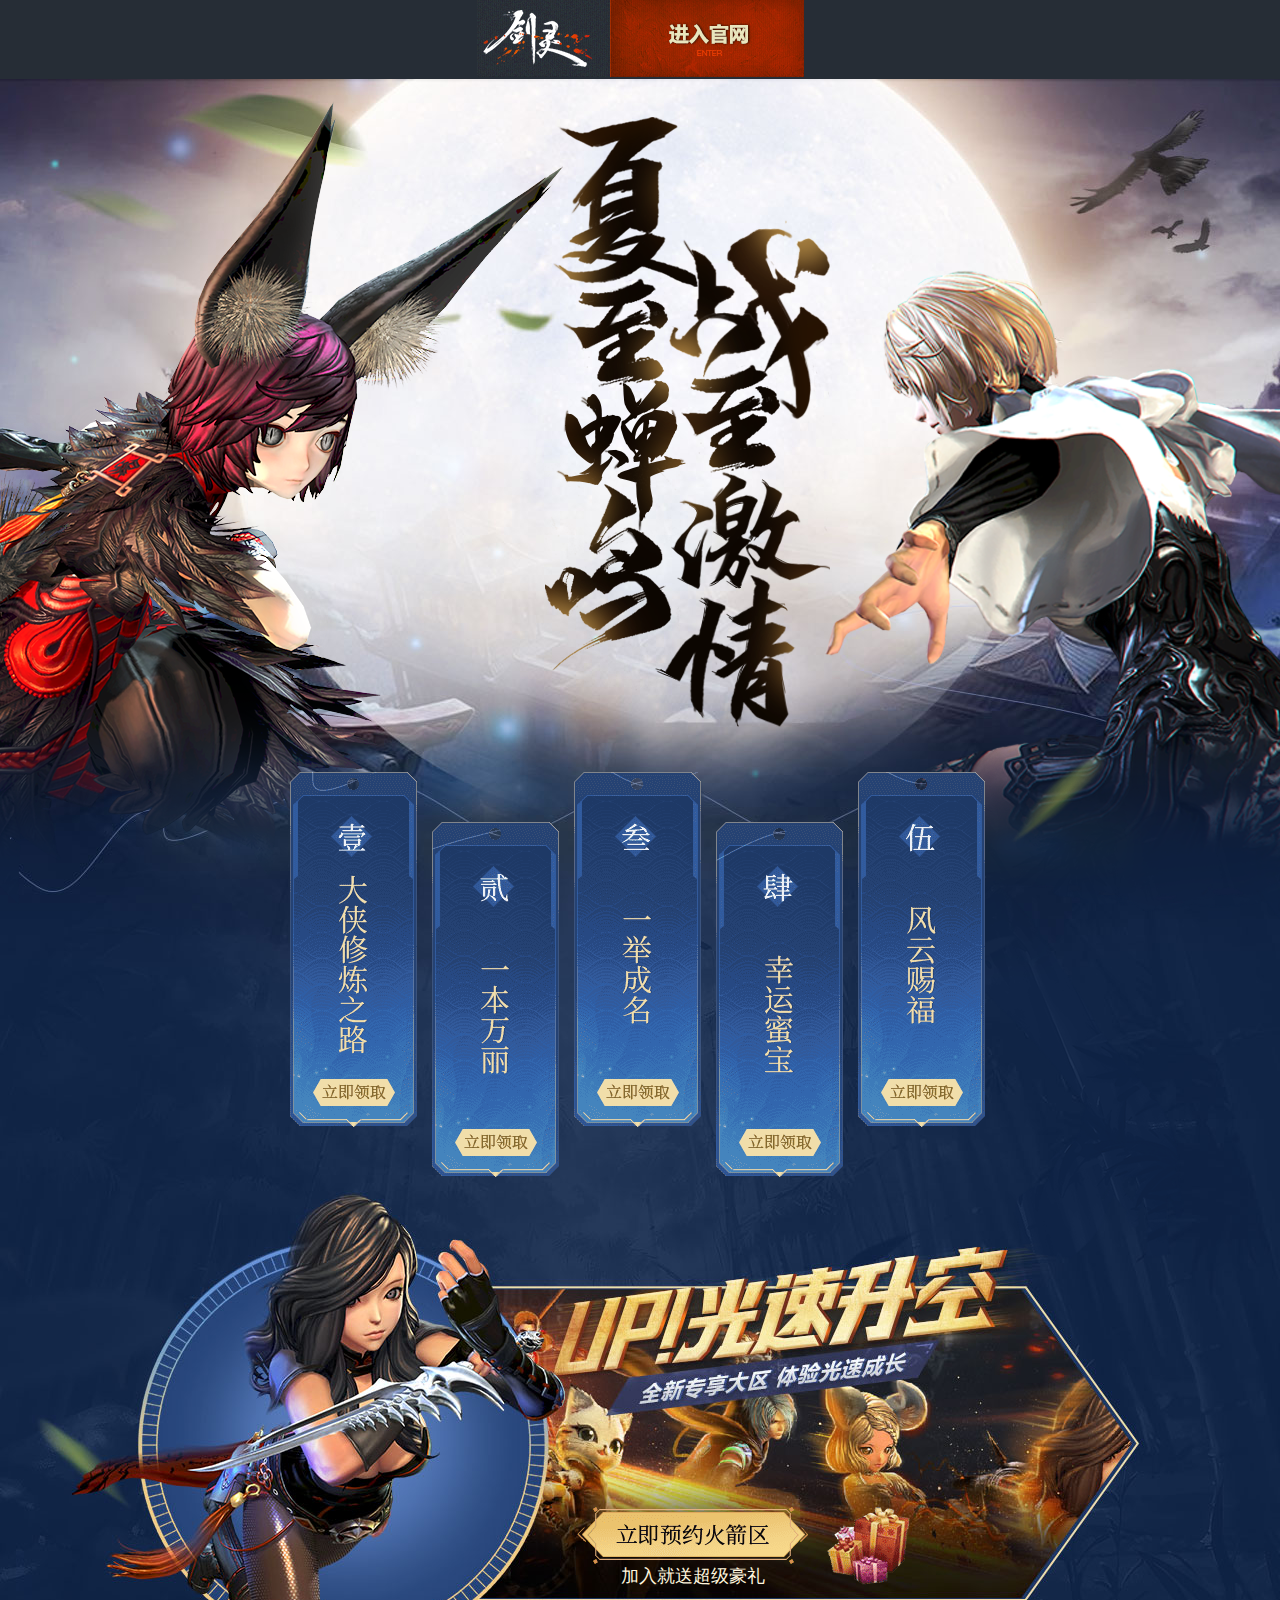
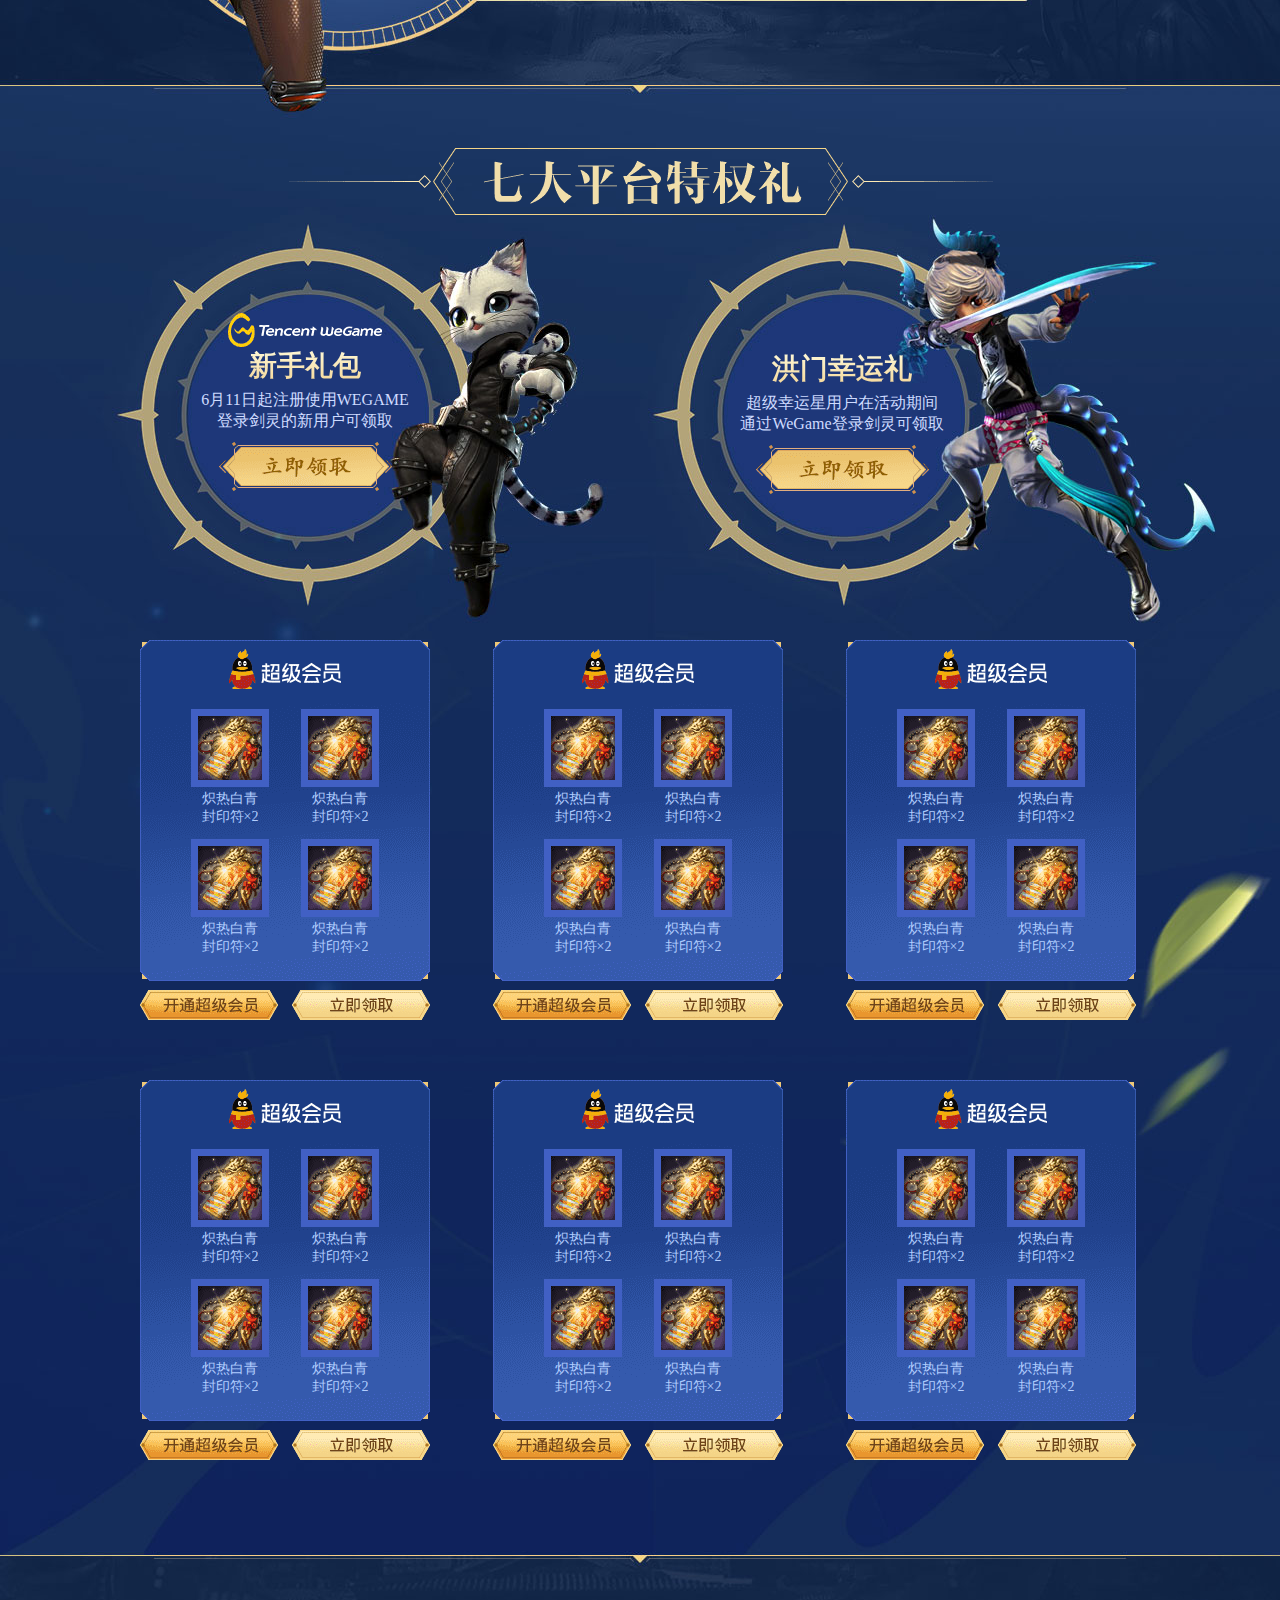
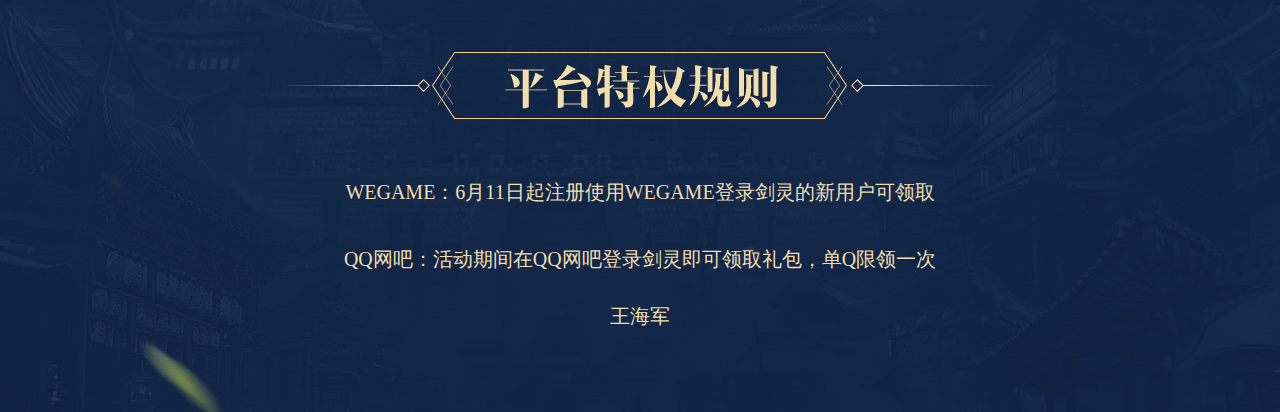
<file: index.html>
<!DOCTYPE html>
<html lang="en">

<head>
    <meta charset="UTF-8">
    <meta name="viewport" content="width=device-width, initial-scale=1.0">
    <title>Document</title>
</head>
<style>
    body,
    div,
    h1,
    h2,
    h3,
    h4,
    h5,
    h6,
    form,
    img,
    ul,
    ol,
    li,
    dl,
    dt,
    dd,
    p,
    tr,
    th,
    td {
        margin: 0;
        padding: 0;
    }
    
    li {
        list-style: none;
    }
    
    em,
    i {
        font-style: normal;
    }
    
    h1,
    h2,
    h3,
    h4,
    h5,
    h6 {
        font-size: 100%;
        font-weight: normal;
    }
    
    img {
        border: 0;
        vertical-align: top;
    }
    
    a {
        color: #777986;
        text-decoration: none;
        outline: none;
    }
    
    .header {
        width: 100%;
        height: 79px;
        background-color: #262D36;
        overflow: hidden;
    }
    
    .header .spr {
        display: flex;
        justify-content: center;
        perspective: 500px;
    }
    
    .header .spr h3 {
        width: 0px;
        height: 50px;
        line-height: 50px;
        margin-top: 13px;
        overflow: hidden;
        color: #f0ddaa;
        font-size: 22px;
        animation: w 2.5s steps(14) forwards;
    }
    
    @keyframes w {
        100% {
            width: 220px;
        }
    }
    
    .header .spr .logo {
        width: 133px;
        height: 77px;
        background: url(img/spr.png) no-repeat;
        background-position: 0 -233px;
        transform-style: preserve-3d;
        transition: all 0.3s;
    }
    
    .header .spr .logo:hover {
        transform: scale(1, 1.2) rotateY(-360deg);
    }
    
    .header .spr .uccn {
        width: 194px;
        height: 77px;
        background: url(img/spr.png) no-repeat;
        background-position: 0 -79px;
        animation: dd 1s ease 2.5s infinite;
    }
    
    @keyframes dd {
        100% {
            transform: scale(1.1);
        }
    }
    
    .content {
        width: 100%;
        height: 3533px;
        background: url(img/bg.jpg) center top no-repeat;
        position: relative;
    }
    
    .head {
        width: 100%;
        height: 1606px;
    }
    
    .content .mia {
        position: relative;
        margin: 0 auto;
        width: 1000px;
    }
    
    .navBox {
        width: 730px;
        height: 405px;
        position: absolute;
        top: 693px;
        left: 50%;
        z-index: 2;
        margin-left: -365px;
    }
    
    .navBox a {
        float: left;
    }
    
    .content .mia .navBox .i {
        display: block;
        width: 82px;
        height: 27px;
        position: absolute;
        left: 23px;
        top: 307px;
        background: url(img/wp-spr.png) no-repeat;
        background-position: -146px 0;
        transition: all 0.5s;
    }
    
    .content .mia .navBox .i:hover {
        transform: scale(1.3);
    }
    
    .content .mia .navBox a {
        position: relative;
        display: inline-block;
        height: 355px;
        width: 127px;
        background: url(img/wp-spr.png) no-repeat;
        margin-left: 15px;
    }
    
    .content .mia .navBox a:nth-child(1) {
        background-position: -1px -189px;
        animation: anima3 3.7s ease-in-out 0s alternate infinite;
    }
    
    .content .mia .navBox a:nth-child(2) {
        background-position: -146px -139px;
        margin-top: 50px;
        animation: anima2 2.7s ease-in-out 0s alternate infinite;
    }
    
    .content .mia .navBox a:nth-child(3) {
        background-position: -291px -189px;
        animation: anima3 3.7s ease-in-out 0s alternate infinite;
    }
    
    .content .mia .navBox a:nth-child(4) {
        background-position: -436px -139px;
        margin-top: 50px;
        animation: anima2 2.7s ease-in-out 0s alternate infinite;
    }
    
    .content .mia .navBox a:nth-child(5) {
        background-position: -581px -189px;
        animation: anima3 3.7s ease-in-out 0s alternate infinite;
    }
    
    .content .mia img {
        width: 286px;
        height: 610px;
        display: block;
        position: absolute;
        left: 404px;
        top: 38px;
    }
    
    .content .mia .rocket {
        display: block;
        width: 1000px;
        height: 399px;
        position: absolute;
        top: 1207px;
        left: 0;
    }
    
    .content .mia .rocket .cont {
        width: 435px;
        height: 104px;
        margin-top: 221px;
        margin-left: 437px;
    }
    
    .content .mia .rocket .cont .cont-left {
        width: 231px;
        height: 104px;
        float: left;
    }
    
    .content .mia .rocket .cont .cont-left p {
        display: block;
        width: 231px;
        height: 57px;
        background: url(img/wp-spr.png) no-repeat;
        background-position: -291px 0;
        transition: all 0.8s;
    }
    
    .content .mia .rocket .cont .cont-left p:hover {
        transform: scale(1.2);
    }
    
    .content .mia .rocket .cont .cont-left span {
        display: block;
        text-align: center;
        font-size: 18px;
        color: #fff5dd;
    }
    
    .content .mia .rocket .cont .cont-right {
        width: 202px;
        height: 104px;
        float: right;
    }
    
    .premium li {
        display: inline-block;
        background: url(img/wp-spr.png) no-repeat;
        width: 83px;
        height: 78px;
        background-position: -581px 0;
        margin-left: 17px;
        transition: all 0.8s;
        animation: move 0.8s ease infinite;
    }
    
    @keyframes move {
        0% {
            transform: scale(1);
        }
        100% {
            transform: scale(1.4);
        }
    }
    
    .content .mia .left img {
        width: 883px;
        height: 816px;
        position: absolute;
        left: 50%;
        top: 22px;
        margin-left: -960px;
        animation: anima1 2s linear infinite alternate forwards;
    }
    
    .content .mia .right img {
        position: absolute;
        width: 749px;
        height: 1180px;
        top: 0;
        left: 50%;
        margin-left: 185px;
        animation: anima1 1.5s linear infinite alternate forwards;
    }
    
    @keyframes anima1 {
        0% {
            transform: translate(0, 0);
        }
        100% {
            transform: translate(10px, 10px);
        }
    }
    
    @keyframes anima2 {
        0% {
            transform: rotate(1deg);
        }
        100% {
            transform: rotate(-1deg);
        }
    }
    
    @keyframes anima3 {
        0% {
            transform: rotate(2deg);
        }
        100% {
            transform: rotate(-2deg);
        }
    }
    
    .gift-bag {
        width: 100%;
        height: 1404px;
    }
    
    .gift-bag .mia .big-bag {
        width: 1000px;
        height: 425px;
    }
    
    .txt {
        display: block;
        width: 705px;
        height: 67px;
        margin: 63px auto 0;
        background: url(img/wp-spr.png) no-repeat;
        background-position: 0 -610px;
        animation: ddd 1s ease-in infinite;
    }
    
    @keyframes ddd {
        100% {
            transform: scale(1.1);
        }
    }
    
    .big-bag-left {
        width: 330px;
        height: 425px;
        float: left;
    }
    
    .big-bag-left .box1 i {
        display: block;
        width: 154px;
        height: 34px;
        margin: 98px auto 0;
        background: url(img/wp-spr.png) no-repeat;
        background-position: 0 -709px;
    }
    
    .common h4 {
        text-align: center;
        font-size: 28px;
        background-image: -webkit-linear-gradient(top, #fefadb, #f4d595);
        -webkit-text-fill-color: transparent;
        -webkit-background-clip: text;
        font-weight: bold;
    }
    
    .big-bag-right .box2 h4 {
        margin-top: 135px;
    }
    
    .common p {
        text-align: center;
        font-size: 16px;
        color: #cedbff;
        margin-top: 5px;
    }
    
    .common a {
        display: block;
        width: 173px;
        height: 49px;
        margin: 10px auto 0;
        background: url(img/wp-spr.png) no-repeat;
        background-position: -726px -610px;
        transition: all 0.5s;
    }
    
    .common a:hover {
        transform: scale(1.1);
    }
    
    .big-bag-right {
        width: 330px;
        height: 425px;
        float: right;
        margin-right: 133px;
    }
    
    .page-gift {
        width: 1000px;
        height: 915px;
    }
    
    .gift-model {
        width: 290px;
        height: 380px;
        float: left;
        margin-right: 63px;
        position: relative;
        margin-bottom: 60px;
    }
    
    .gift-model:nth-child(3n) {
        margin-right: 0;
    }
    
    .list {
        width: 290px;
        height: 341px;
        background: url(img/gift-bg.png) no-repeat;
    }
    
    .list .logo-member {
        display: block;
        width: 113px;
        height: 40px;
        position: absolute;
        background: url(img/wp-spr.png) no-repeat;
        top: 9px;
        left: 89px;
        background-position: 0 -752px;
    }
    
    .list ul {
        width: 188px;
        height: 272px;
        text-align: center;
        font-size: 0;
        margin-left: 51px;
        padding-top: 61px;
    }
    
    .list ul li {
        width: 78px;
        height: 130px;
        float: left;
    }
    
    .list ul li:nth-child(2n) {
        margin-left: 32px;
    }
    
    .prop-bg {
        width: 64px;
        height: 64px;
    }
    
    .prop-bg .prop-bg-1 {
        display: block;
        width: 64px;
        height: 64px;
        background: url(img/wp-spr.png) no-repeat;
        background-position: 0 -802px;
        margin-top: 15px;
        margin-left: 7px;
        animation: move2 1.5s ease infinite;
    }
    
    @keyframes move2 {
        0% {
            transform: scale(1);
        }
        100% {
            transform: scale(1.1);
        }
    }
    
    .list ul li p {
        text-align: center;
        font-size: 14px;
        margin-top: 10px;
        color: #b1cdff;
        line-height: 18px;
    }
    
    .btnBox {
        width: 100%;
        height: 39px;
        margin-top: 9px;
    }
    
    .btnBox .btn-left {
        float: left;
        width: 138px;
        height: 30px;
        background: url(img/wp-spr.png) no-repeat;
        background-position: -228px -709px;
    }
    
    .btnBox .btn-right {
        float: right;
        width: 138px;
        height: 30px;
        background: url(img/wp-spr.png) no-repeat;
        background-position: -228px -752px;
    }
    
    .btn-left:hover {
        transform: scale(1.1);
    }
    
    .btn-right:hover {
        transform: scale(1.1);
    }
    
    .bottom {
        width: 100%;
        height: 357px;
    }
    
    .bottom h2 {
        background: url(img/wp-spr.png) no-repeat;
        width: 705px;
        height: 67px;
        margin: 100px auto 0;
        background-position: 0 -978px;
    }
    
    .bottom .text-1 {
        text-align: center;
        font-size: 20px;
        color: #f0ddaa;
        margin-top: 60px;
        animation: move3 2.5s ease infinite;
    }
    
    .bottom .text-2 {
        text-align: center;
        font-size: 20px;
        color: #f0ddaa;
        margin-top: 40px;
        animation: move3 2.5s ease infinite;
    }
    
    .bottom .name {
        font-size: 20px;
        text-align: center;
        margin-top: 30px;
        color: #f0ddaa;
    }
    
    @keyframes move3 {
        0% {
            font-size: 20px;
        }
        100% {
            font-size: 25px;
        }
    }
</style>

<body>
    <div class="header">
        <div class="spr">
            <h3>欢迎 Me H5 Projects</h3>
            <h1 class="logo"></h1>
            <a href="#" class="uccn"></a>
        </div>
    </div>
    <div class="content">
        <div class="head">
            <div class="mia">
                <img src="img/slg.png" alt="">
                <div class="navBox">
                    <a href="#" class="wrp"><i class="i"></i></a>
                    <a href="#" class="wrp"><i class="i"></i></a>
                    <a href="#" class="wrp"><i class="i"></i></a>
                    <a href="xymd.html" class="wrp"><i class="i"></i></a>
                    <a href="fycf.html" class="wrp"><i class="i"></i></a>
                </div>
                <a href="#" class="rocket">
                    <div class="cont">
                        <div class="cont-left">
                            <p></p>
                            <span>加入就送超级豪礼</span>
                        </div>
                        <div class="cont-right">
                            <ul class="premium">
                                <li></li>
                            </ul>
                        </div>
                    </div>
                </a>
                <div class="left"><img src="img/n_left.png" alt=""></div>
                <div class="right"><img src="img/n_right.png" alt=""></div>
            </div>
        </div>
        <div class="gift-bag">
            <div class="mia">
                <h2 class="txt"></h2>
                <div class="big-bag">
                    <div class="big-bag-left">
                        <div class="box1 common">
                            <i></i>
                            <h4>新手礼包</h4>
                            <p>6月11日起注册使用WEGAME<br> 登录剑灵的新用户可领取
                            </p>
                            <a href="#"></a>
                        </div>
                    </div>
                    <div class="big-bag-right">
                        <div class="box2 common">
                            <h4>洪门幸运礼</h4>
                            <p>超级幸运星用户在活动期间<br> 通过WeGame登录剑灵可领取
                            </p>
                            <a href="#"></a>
                        </div>
                    </div>
                </div>
                <div class="page-gift">
                    <div class="gift-model">
                        <div class="list">
                            <i class="logo-member"></i>
                            <ul>
                                <li>
                                    <div class="prop-bg">
                                        <i class="prop-bg-1"></i>
                                    </div>
                                    <p>炽热白青<br> 封印符×2
                                    </p>
                                </li>
                                <li>
                                    <div class="prop-bg">
                                        <i class="prop-bg-1"></i>
                                    </div>
                                    <p>炽热白青<br> 封印符×2
                                    </p>
                                </li>
                                <li>
                                    <div class="prop-bg">
                                        <i class="prop-bg-1"></i>
                                    </div>
                                    <p>炽热白青<br> 封印符×2
                                    </p>
                                </li>
                                <li>
                                    <div class="prop-bg">
                                        <i class="prop-bg-1"></i>
                                    </div>
                                    <p>炽热白青<br> 封印符×2
                                    </p>
                                </li>
                            </ul>
                        </div>
                        <div class="btnBox">
                            <a href="#" class="btn-left"></a>
                            <a href="#" class="btn-right"></a>
                        </div>
                    </div>
                    <div class="gift-model">
                        <div class="list">
                            <i class="logo-member"></i>
                            <ul>
                                <li>
                                    <div class="prop-bg">
                                        <i class="prop-bg-1"></i>
                                    </div>
                                    <p>炽热白青<br> 封印符×2
                                    </p>
                                </li>
                                <li>
                                    <div class="prop-bg">
                                        <i class="prop-bg-1"></i>
                                    </div>
                                    <p>炽热白青<br> 封印符×2
                                    </p>
                                </li>
                                <li>
                                    <div class="prop-bg">
                                        <i class="prop-bg-1"></i>
                                    </div>
                                    <p>炽热白青<br> 封印符×2
                                    </p>
                                </li>
                                <li>
                                    <div class="prop-bg">
                                        <i class="prop-bg-1"></i>
                                    </div>
                                    <p>炽热白青<br> 封印符×2
                                    </p>
                                </li>
                            </ul>
                        </div>
                        <div class="btnBox">
                            <a href="#" class="btn-left"></a>
                            <a href="#" class="btn-right"></a>
                        </div>
                    </div>
                    <div class="gift-model">
                        <div class="list">
                            <i class="logo-member"></i>
                            <ul>
                                <li>
                                    <div class="prop-bg">
                                        <i class="prop-bg-1"></i>
                                    </div>
                                    <p>炽热白青<br> 封印符×2
                                    </p>
                                </li>
                                <li>
                                    <div class="prop-bg">
                                        <i class="prop-bg-1"></i>
                                    </div>
                                    <p>炽热白青<br> 封印符×2
                                    </p>
                                </li>
                                <li>
                                    <div class="prop-bg">
                                        <i class="prop-bg-1"></i>
                                    </div>
                                    <p>炽热白青<br> 封印符×2
                                    </p>
                                </li>
                                <li>
                                    <div class="prop-bg">
                                        <i class="prop-bg-1"></i>
                                    </div>
                                    <p>炽热白青<br> 封印符×2
                                    </p>
                                </li>
                            </ul>
                        </div>
                        <div class="btnBox">
                            <a href="#" class="btn-left"></a>
                            <a href="#" class="btn-right"></a>
                        </div>
                    </div>
                    <div class="gift-model">
                        <div class="list">
                            <i class="logo-member"></i>
                            <ul>
                                <li>
                                    <div class="prop-bg">
                                        <i class="prop-bg-1"></i>
                                    </div>
                                    <p>炽热白青<br> 封印符×2
                                    </p>
                                </li>
                                <li>
                                    <div class="prop-bg">
                                        <i class="prop-bg-1"></i>
                                    </div>
                                    <p>炽热白青<br> 封印符×2
                                    </p>
                                </li>
                                <li>
                                    <div class="prop-bg">
                                        <i class="prop-bg-1"></i>
                                    </div>
                                    <p>炽热白青<br> 封印符×2
                                    </p>
                                </li>
                                <li>
                                    <div class="prop-bg">
                                        <i class="prop-bg-1"></i>
                                    </div>
                                    <p>炽热白青<br> 封印符×2
                                    </p>
                                </li>
                            </ul>
                        </div>
                        <div class="btnBox">
                            <a href="#" class="btn-left"></a>
                            <a href="#" class="btn-right"></a>
                        </div>
                    </div>
                    <div class="gift-model">
                        <div class="list">
                            <i class="logo-member"></i>
                            <ul>
                                <li>
                                    <div class="prop-bg">
                                        <i class="prop-bg-1"></i>
                                    </div>
                                    <p>炽热白青<br> 封印符×2
                                    </p>
                                </li>
                                <li>
                                    <div class="prop-bg">
                                        <i class="prop-bg-1"></i>
                                    </div>
                                    <p>炽热白青<br> 封印符×2
                                    </p>
                                </li>
                                <li>
                                    <div class="prop-bg">
                                        <i class="prop-bg-1"></i>
                                    </div>
                                    <p>炽热白青<br> 封印符×2
                                    </p>
                                </li>
                                <li>
                                    <div class="prop-bg">
                                        <i class="prop-bg-1"></i>
                                    </div>
                                    <p>炽热白青<br> 封印符×2
                                    </p>
                                </li>
                            </ul>
                        </div>
                        <div class="btnBox">
                            <a href="#" class="btn-left"></a>
                            <a href="#" class="btn-right"></a>
                        </div>
                    </div>
                    <div class="gift-model">
                        <div class="list">
                            <i class="logo-member"></i>
                            <ul>
                                <li>
                                    <div class="prop-bg">
                                        <i class="prop-bg-1"></i>
                                    </div>
                                    <p>炽热白青<br> 封印符×2
                                    </p>
                                </li>
                                <li>
                                    <div class="prop-bg">
                                        <i class="prop-bg-1"></i>
                                    </div>
                                    <p>炽热白青<br> 封印符×2
                                    </p>
                                </li>
                                <li>
                                    <div class="prop-bg">
                                        <i class="prop-bg-1"></i>
                                    </div>
                                    <p>炽热白青<br> 封印符×2
                                    </p>
                                </li>
                                <li>
                                    <div class="prop-bg">
                                        <i class="prop-bg-1"></i>
                                    </div>
                                    <p>炽热白青<br> 封印符×2
                                    </p>
                                </li>
                            </ul>
                        </div>
                        <div class="btnBox">
                            <a href="#" class="btn-left"></a>
                            <a href="#" class="btn-right"></a>
                        </div>
                    </div>
                </div>
            </div>


        </div>
        <div class="bottom">
            <h2></h2>
            <p class="text-1">WEGAME：6月11日起注册使用WEGAME登录剑灵的新用户可领取</p>
            <p class="text-2">QQ网吧：活动期间在QQ网吧登录剑灵即可领取礼包，单Q限领一次</p>
            <h3 class="name">王海军</h3>
        </div>
    </div>

</body>

</html>
</file>
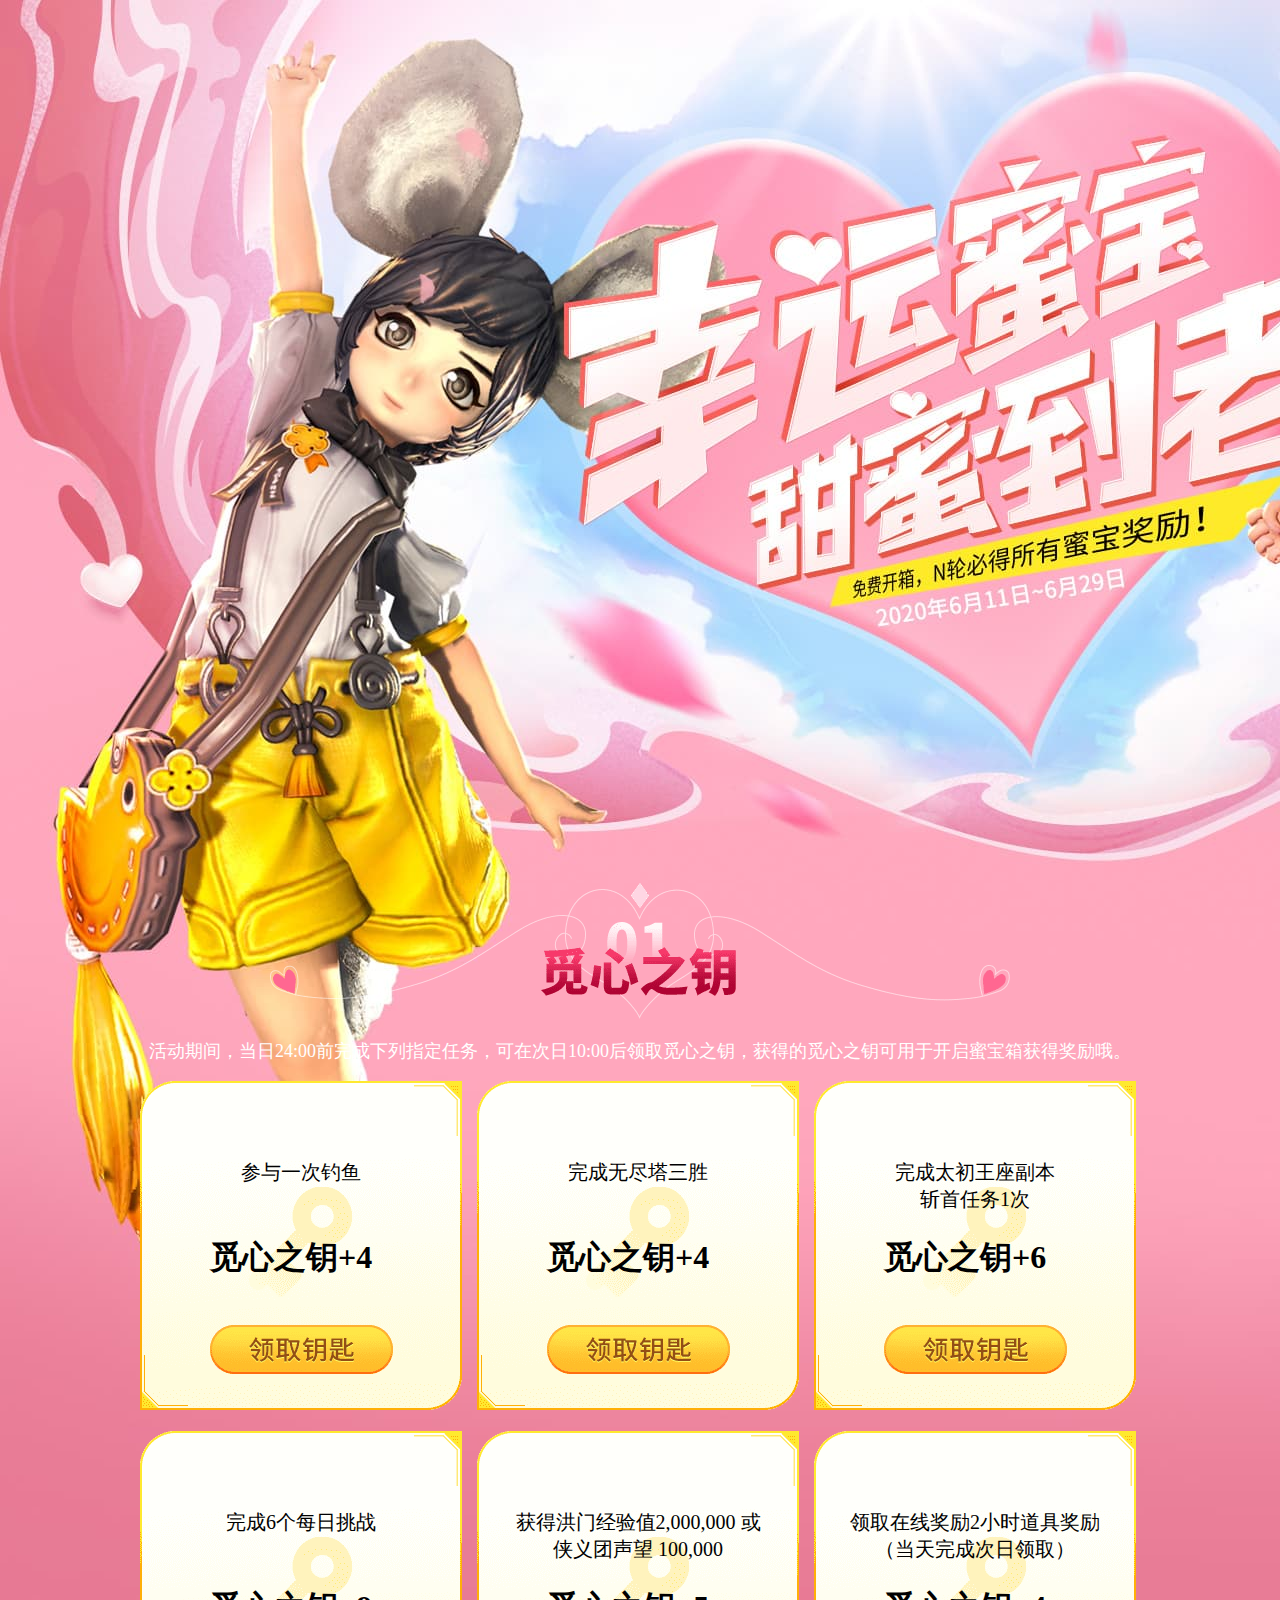
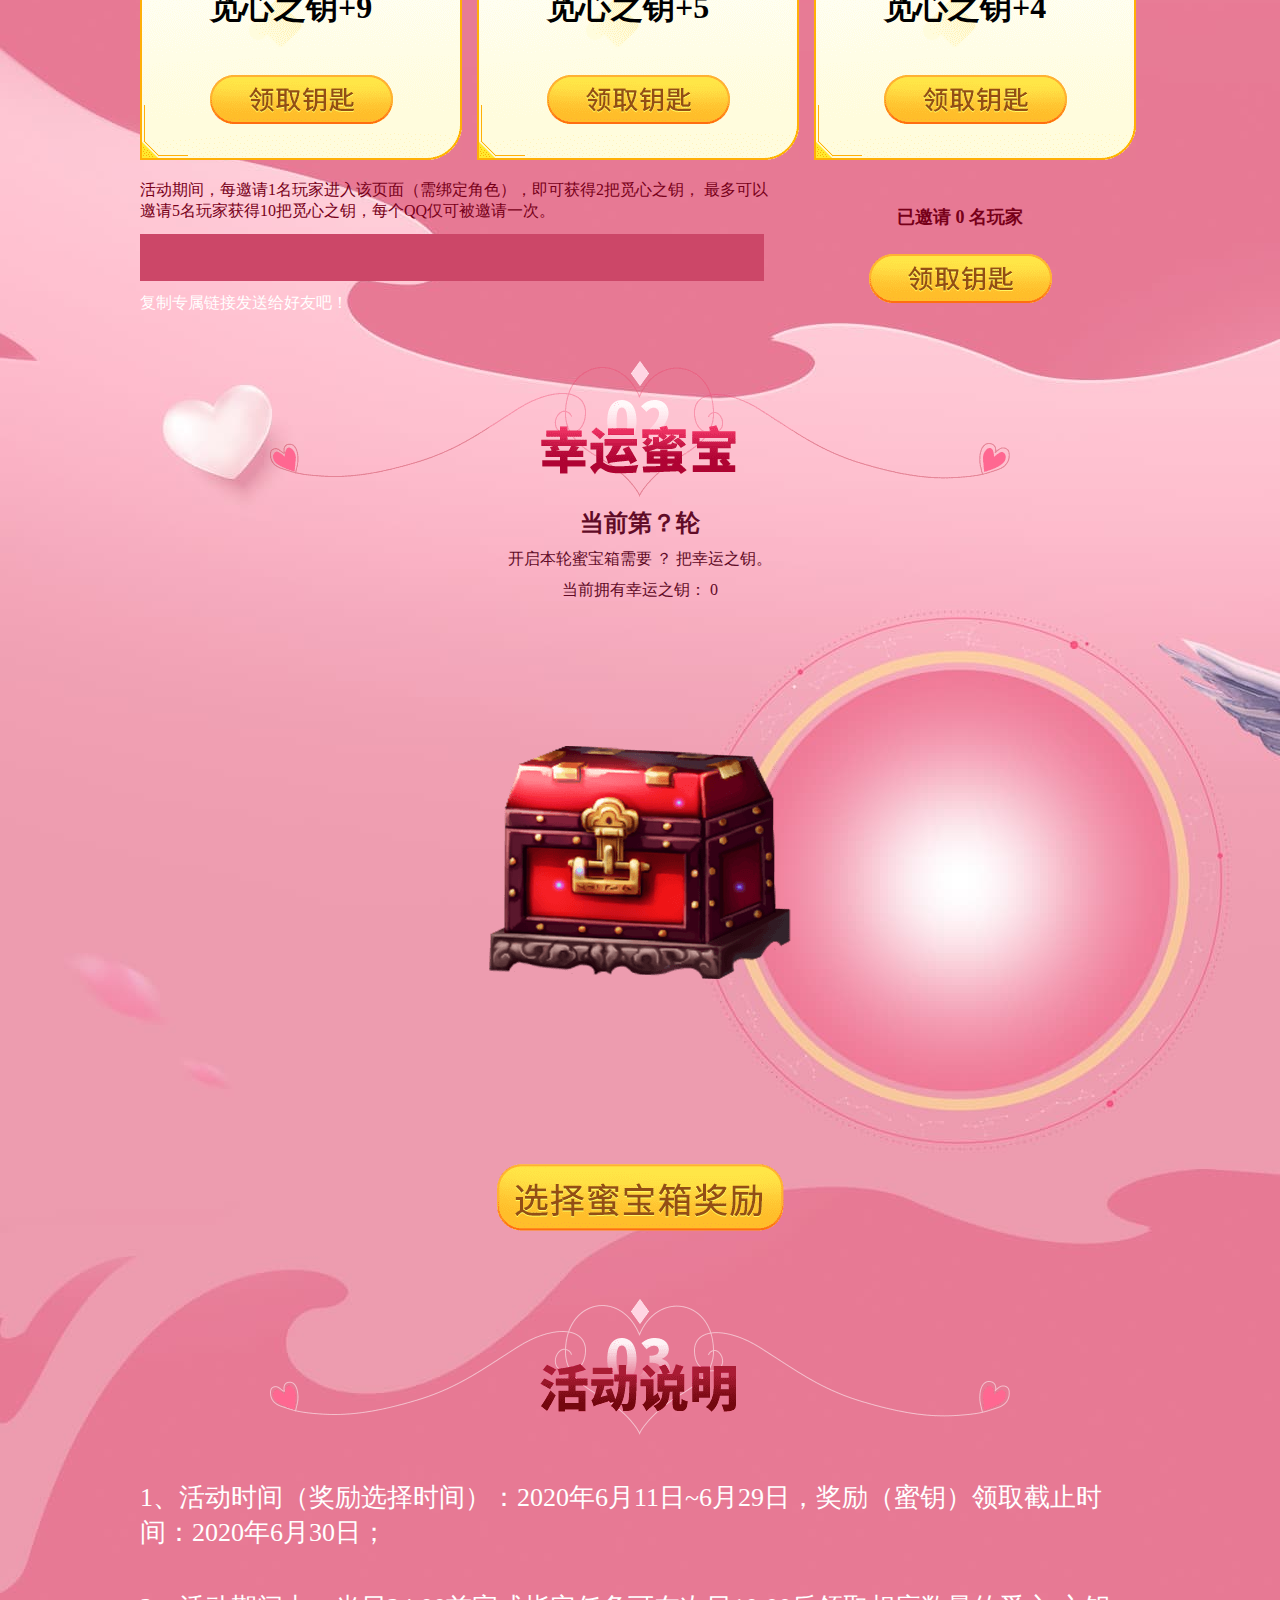
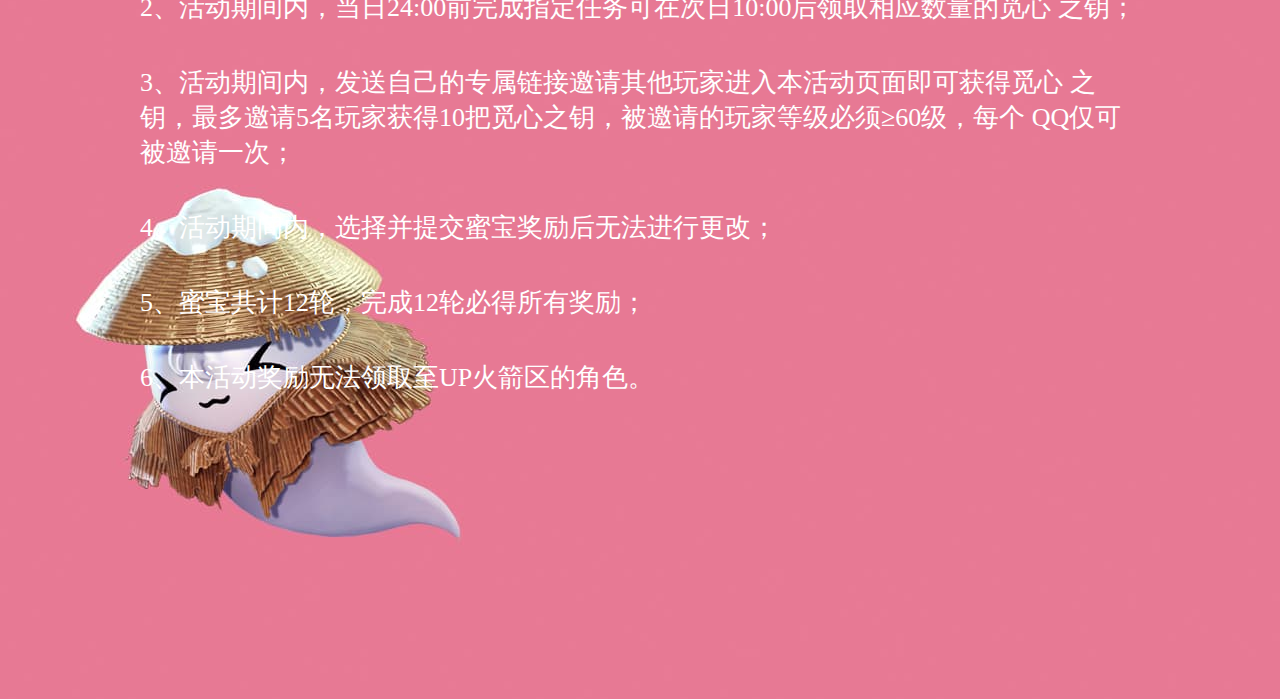
<file: xymd.html>
<!DOCTYPE html>
<html lang="en">

<head>
    <meta charset="UTF-8">
    <meta name="viewport" content="width=device-width, initial-scale=1.0">
    <title>Document</title>
</head>
<style>
    body,
    div,
    h1,
    h2,
    h3,
    h4,
    h5,
    h6,
    form,
    img,
    ul,
    ol,
    li,
    dl,
    dt,
    dd,
    p,
    tr,
    th,
    td {
        margin: 0;
        padding: 0;
    }
    
    li {
        list-style: none;
    }
    
    em,
    i {
        font-style: normal;
    }
    
    h1,
    h2,
    h3,
    h4,
    h5,
    h6 {
        font-size: 100%;
        font-weight: normal;
    }
    
    img {
        border: 0;
        vertical-align: top;
    }
    
    a {
        color: #777986;
        text-decoration: none;
        outline: none;
    }
    
    .subject {
        width: 100%;
    }
    
    .header {
        width: 100%;
        height: 883px;
        background: url(img/head.jpg) no-repeat;
    }
    
    .middle {
        width: 100%;
        height: 1078px;
        background: url(img/cont1.jpg) no-repeat;
    }
    
    .middle .core {
        width: 1000px;
        margin: 0 auto;
    }
    
    .middle .core .core-h2 {
        width: 740px;
        height: 136px;
        margin: 0 auto;
        overflow: hidden;
        background: url(img/act-spr.png) no-repeat;
        background-position: 0 0;
        animation: big 1.5s ease infinite;
    }
    
    .middle .core .task {
        text-align: center;
        color: #fff;
        margin-top: 20px;
        font-size: 18px;
    }
    
    .middle .core .list {
        width: 1000px;
        height: 679px;
        margin: 18px auto 0;
    }
    
    .list {
        position: relative;
        width: 322px;
        height: 329px;
    }
    
    .list .lis {
        position: relative;
        float: left;
        width: 322px;
        height: 329px;
        background: url(img/key_bg.png) no-repeat;
        margin-right: 15px;
        margin-bottom: 21px;
    }
    
    .list .lis:nth-child(3n) {
        margin-right: 0;
    }
    
    .list .lis:nth-child(4),
    .list .lis:nth-child(5),
    .list .lis:nth-child(6) {
        margin-bottom: 0;
    }
    
    .list .lis .participation {
        text-align: center;
        font-size: 20px;
        color: #000;
        margin-top: 78px;
    }
    
    .list .lis .key {
        font-size: 32px;
        color: #000000;
        font-weight: bold;
        position: absolute;
        top: 155px;
        left: 70px;
    }
    
    .list .lis .get {
        position: absolute;
        display: block;
        width: 183px;
        height: 49px;
        top: 244px;
        left: 70px;
        overflow: hidden;
        background: url(img/act-spr.png) no-repeat;
        background-position: 0 -169px;
        animation: big 1s ease-in infinite;
    }
    
    @keyframes big1 {
        0% {
            transform: scale(1);
        }
        100% {
            transform: scale(1.1);
        }
    }
    
    @keyframes big {
        0% {
            transform: scale(1);
        }
        100% {
            transform: scale(1.2);
        }
    }
    
    .share {
        width: 1000px;
        height: 216px;
        margin: 0 auto;
        position: relative;
    }
    
    .share .share-left {
        float: left;
        width: 630px;
        height: 216px;
    }
    
    .share-left .text {
        text-align: left;
        color: #770019;
        margin-top: 20px;
        font-size: 16px;
    }
    
    .share-left input {
        display: block;
        width: 620px;
        height: 45px;
        background-color: #cc4768;
        border: none;
        outline: none;
        font-size: 16px;
        color: #fff;
        margin-top: 12px;
    }
    
    .share-left span {
        display: block;
        text-align: left;
        padding-top: 12px;
        font-size: 16px;
        color: #fff;
    }
    
    .share-right {
        width: 360px;
        height: 216px;
        float: right;
    }
    
    .share-right p {
        text-align: center;
        font-size: 18px;
        padding-top: 45px;
        color: #770019;
        font-weight: bold;
    }
    
    .share-right a {
        display: block;
        width: 183px;
        height: 49px;
        margin: 25px auto 0;
        background: url(img/act-spr.png) no-repeat;
        background-position: 0 -169px;
        transition: all 0.5s;
    }
    
    .share-right a:hover {
        transform: scale(1.1);
    }
    
    .rear {
        width: 100%;
        height: 1938px;
        background: url(img/cont2.jpg) no-repeat;
    }
    
    .rear .cont {
        width: 1000px;
        margin: 0 auto;
        position: relative;
    }
    
    .rear-top {
        width: 1000px;
        height: 938px;
    }
    
    .rear-top .rear-top-h2 {
        width: 740px;
        height: 136px;
        background: url(img/act-spr.png) no-repeat;
        margin: 0 auto;
        background-position: 0 -269px;
    }
    
    .rear-top .p-1 {
        text-align: center;
        font-size: 24px;
        color: #610b27;
        font-weight: bold;
        margin-top: 10px;
    }
    
    .rear-top .p-2 {
        text-align: center;
        font-size: 16px;
        color: #610b27;
        margin-top: 10px;
    }
    
    .rear-top .p-3 {
        text-align: center;
        font-size: 16px;
        color: #610b27;
        margin-top: 10px;
    }
    
    .rear-top img {
        display: block;
        width: 302px;
        height: 233px;
        margin: 145px auto 0;
        animation: an 0.5s ease-in infinite;
    }
    
    @keyframes an {
        0% {
            transform: scale(1);
        }
        100% {
            transform: scale(1.1);
        }
    }
    
    .rear-top a {
        display: block;
        width: 287px;
        height: 67px;
        margin: 185px auto 0;
        background: url(img/act-spr.png) no-repeat;
        background-position: 0 -480px;
    }
    
    .rear-bottom {
        width: 1000px;
        height: 1000px;
    }
    
    .rear-bottom h2 {
        width: 740px;
        height: 136px;
        margin: 0 auto;
        background: url(img/act-spr.png) no-repeat;
        background-position: 0 -575px;
    }
    
    .rear-bottom li {
        text-align: left;
        font-size: 26px;
        margin-bottom: 40px;
        color: #fff;
    }
    
    .rear-bottom .lis {
        margin-top: 45px;
    }
</style>

<body>

    <div class="subject">
        <div class="header">
        </div>
        <div class="middle">
            <div class="core">
                <h2 class="core-h2"></h2>
                <p class="task">活动期间，当日24:00前完成下列指定任务，可在次日10:00后领取觅心之钥，获得的觅心之钥可用于开启蜜宝箱获得奖励哦。</p>
                <ul class="list">
                    <li class="lis">
                        <p class="participation">参与一次钓鱼</p>
                        <p class="key">觅心之钥+4</p>
                        <a href="#" class="get"></a>
                    </li>
                    <li class="lis">
                        <p class="participation">完成无尽塔三胜</p>
                        <p class="key">觅心之钥+4</p>
                        <a href="#" class="get"></a>
                    </li>
                    <li class="lis">
                        <p class="participation">完成太初王座副本<br> 斩首任务1次
                        </p>
                        <p class="key">觅心之钥+6</p>
                        <a href="#" class="get"></a>
                    </li>
                    <li class="lis">
                        <p class="participation">完成6个每日挑战</p>
                        <p class="key">觅心之钥+9</p>
                        <a href="#" class="get"></a>
                    </li>
                    <li class="lis">
                        <p class="participation">获得洪门经验值2,000,000 或<br> 侠义团声望 100,000</p>
                        <p class="key">觅心之钥+5</p>
                        <a href="#" class="get"></a>
                    </li>
                    <li class="lis">
                        <p class="participation">领取在线奖励2小时道具奖励<br> （当天完成次日领取）
                        </p>
                        <p class="key">觅心之钥+4</p>
                        <a href="#" class="get"></a>
                    </li>
                </ul>
                <div class="share">
                    <div class="share-left">
                        <p class="text">活动期间，每邀请1名玩家进入该页面（需绑定角色），即可获得2把觅心之钥， 最多可以邀请5名玩家获得10把觅心之钥，每个QQ仅可被邀请一次。
                        </p>
                        <input type="text">
                        <span>复制专属链接发送给好友吧！</span>
                    </div>
                    <div class="share-right">
                        <p>已邀请 0 名玩家</p>
                        <a href="#"></a>
                    </div>
                </div>
            </div>

        </div>
        <div class="rear">
            <div class="cont">
                <div class="rear-top">
                    <h2 class="rear-top-h2"></h2>
                    <p class="p-1">当前第？轮</p>
                    <p class="p-2">开启本轮蜜宝箱需要 ？ 把幸运之钥。</p>
                    <p class="p-3">当前拥有幸运之钥： 0</p>
                    <img src="img/chest-img.png" alt="">
                    <a href="#"></a>
                </div>
                <ul class="rear-bottom">
                    <h2></h2>
                    <li class="lis">1、活动时间（奖励选择时间）：2020年6月11日~6月29日，奖励（蜜钥）领取截止时间：2020年6月30日；</li>
                    <li> 2、活动期间内，当日24:00前完成指定任务可在次日10:00后领取相应数量的觅心 之钥；
                    </li>
                    <li> 3、活动期间内，发送自己的专属链接邀请其他玩家进入本活动页面即可获得觅心 之钥，最多邀请5名玩家获得10把觅心之钥，被邀请的玩家等级必须≥60级，每个 QQ仅可被邀请一次；
                    </li>
                    <li>4、活动期间内，选择并提交蜜宝奖励后无法进行更改；</li>
                    <li>5、蜜宝共计12轮，完成12轮必得所有奖励；</li>
                    <li> 6、本活动奖励无法领取至UP火箭区的角色。</li>
                </ul>
            </div>
        </div>


    </div>
</body>

</html>
</file>
